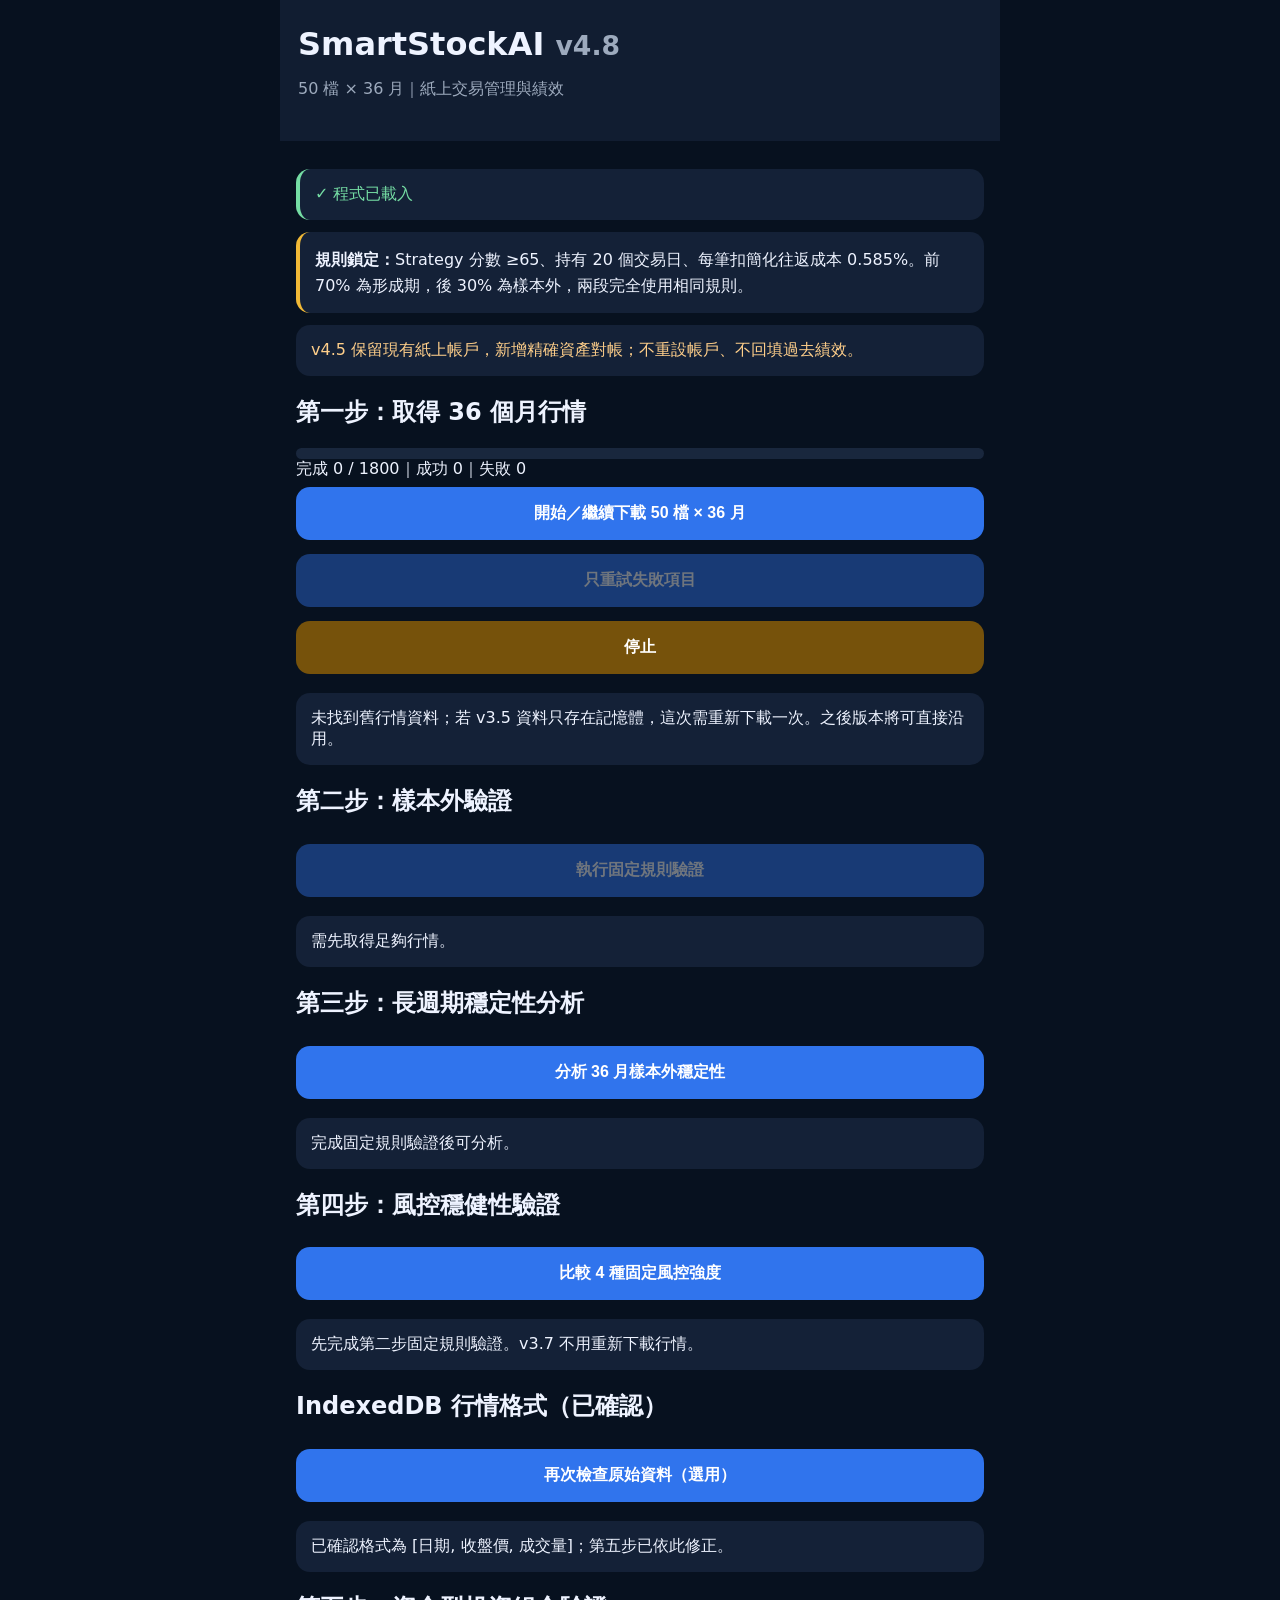
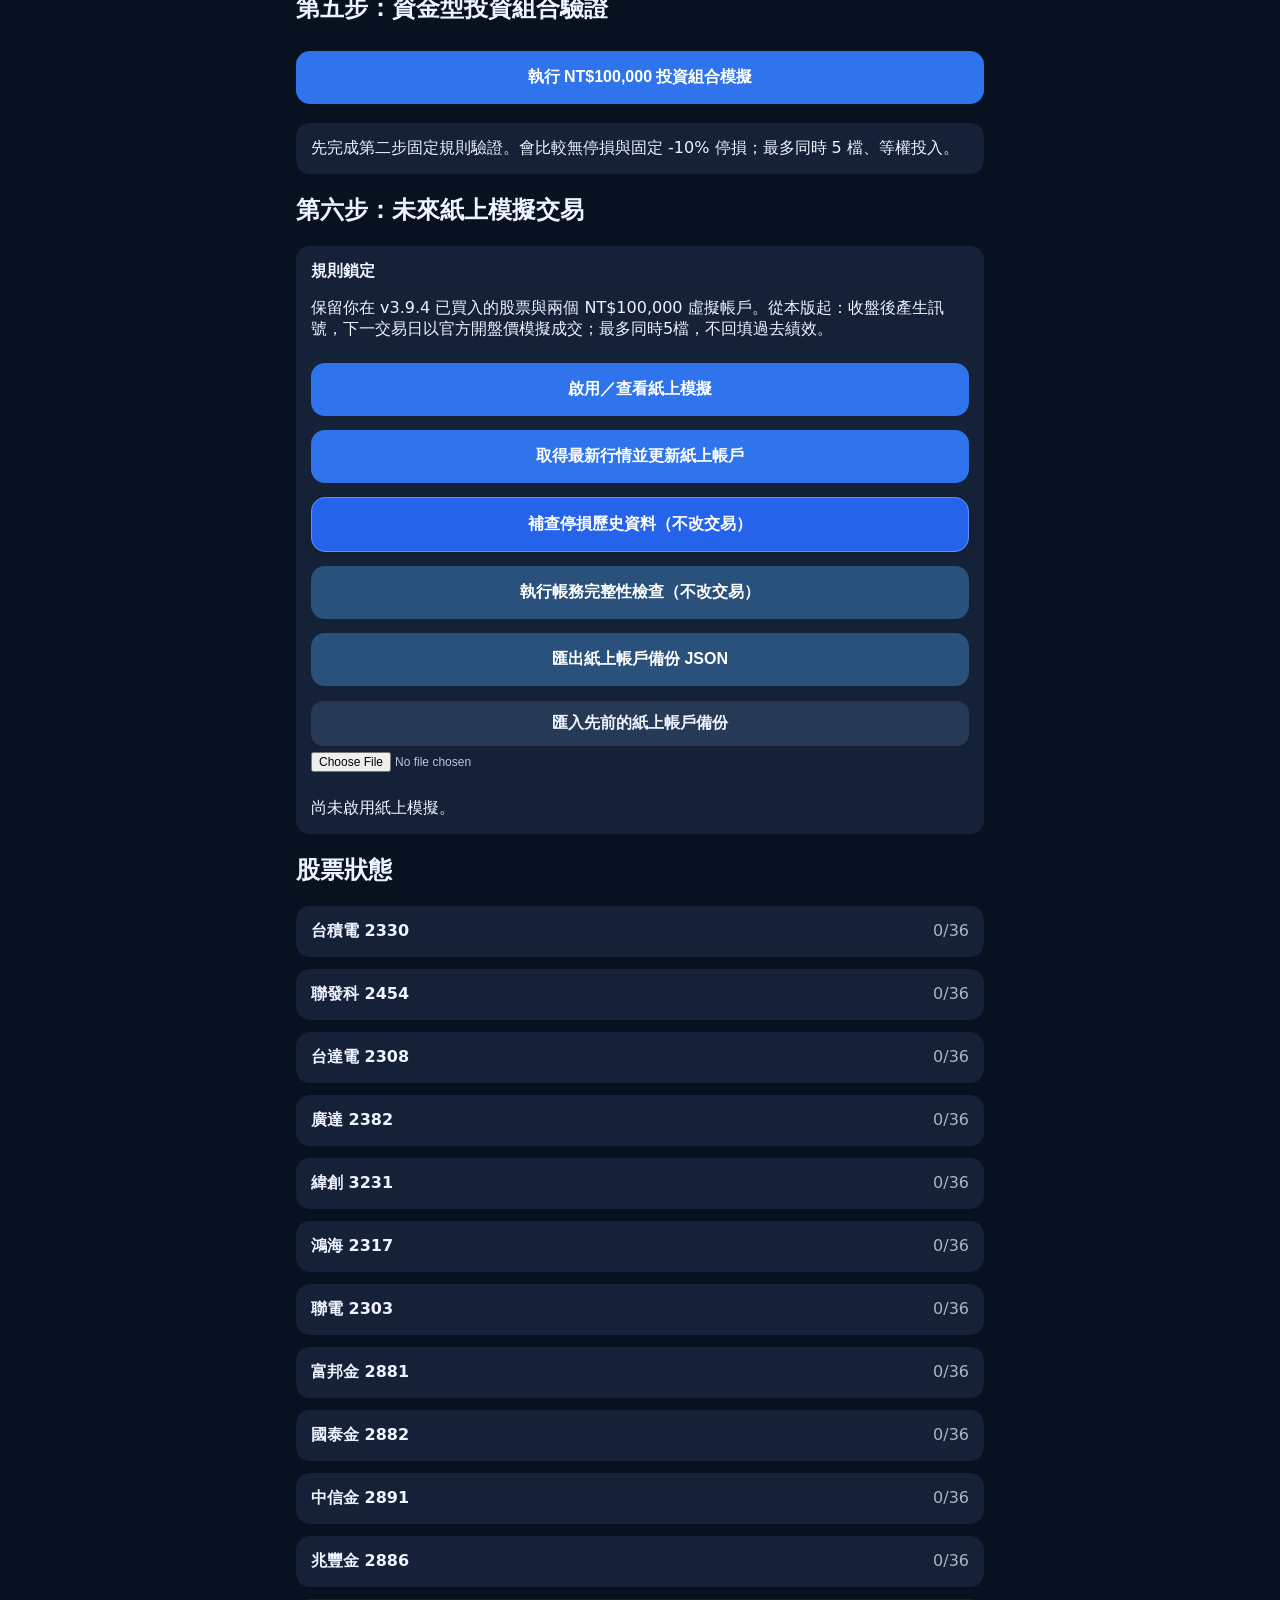
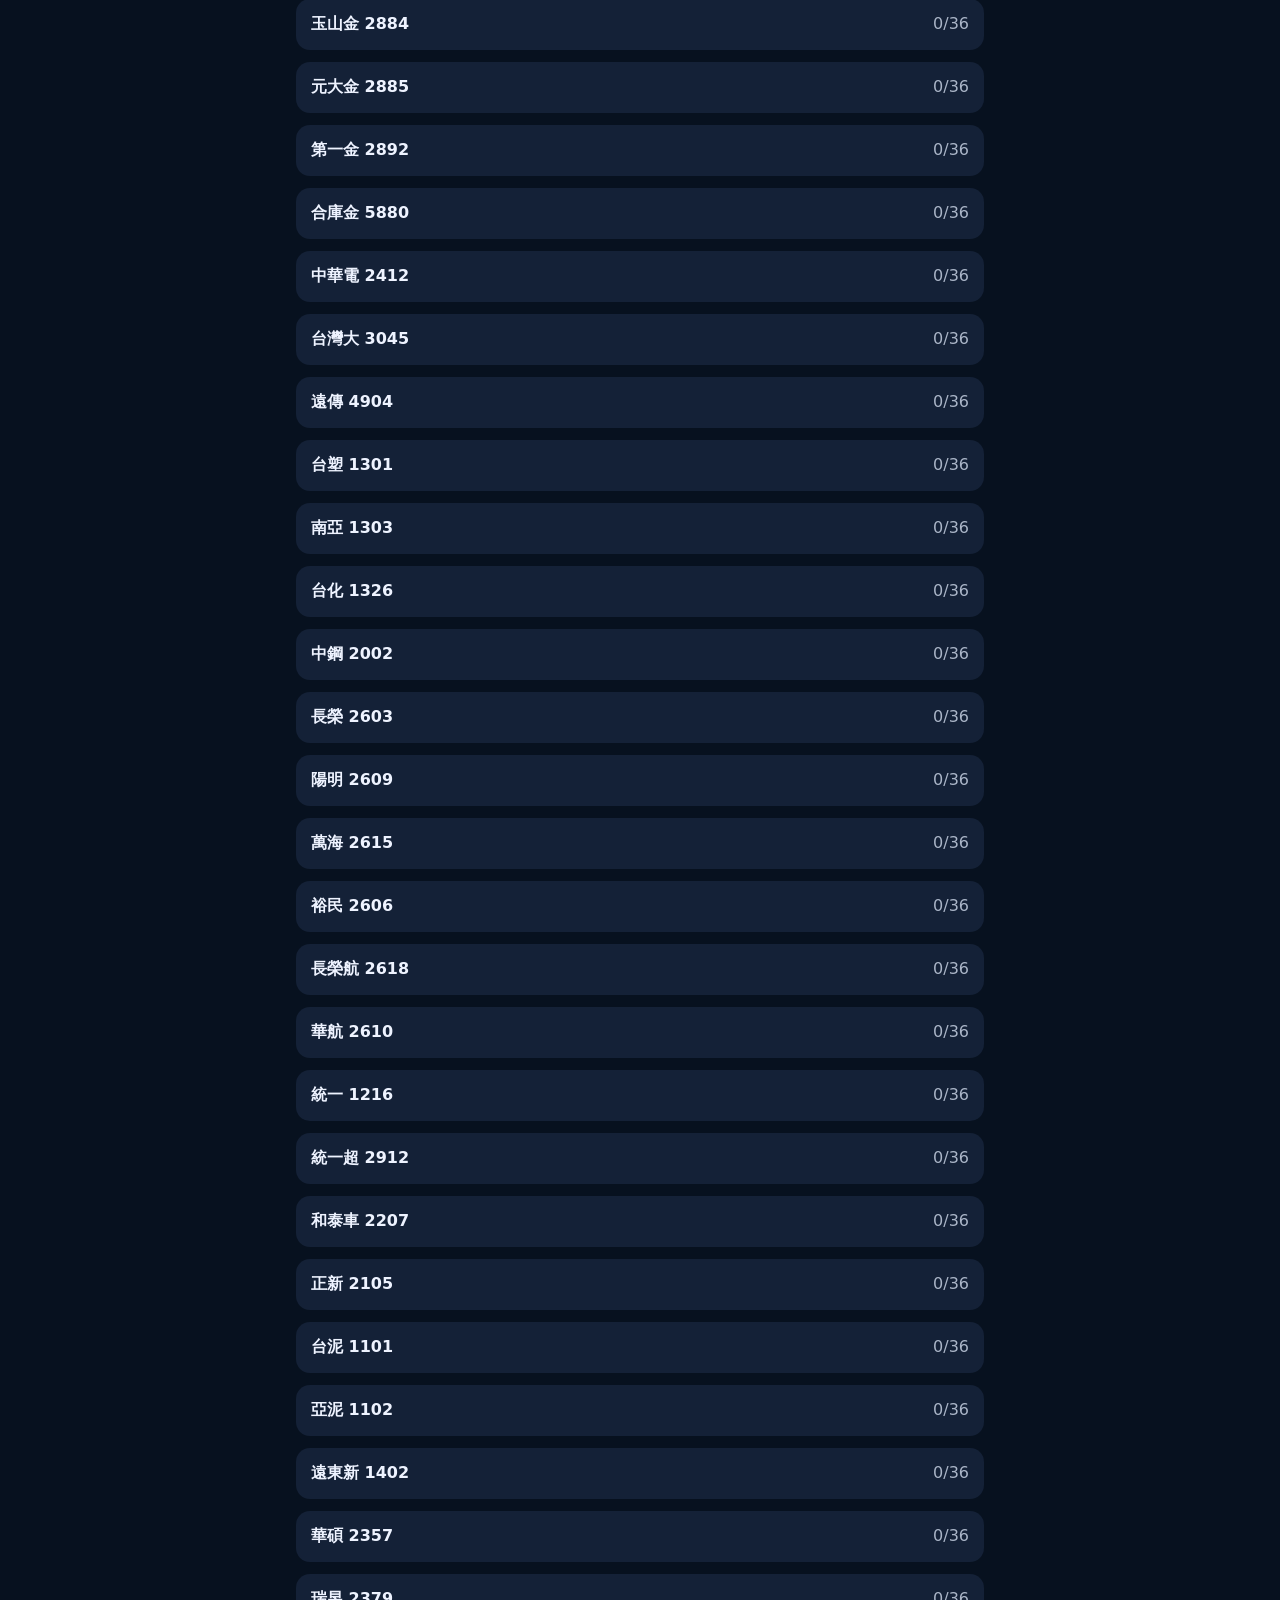
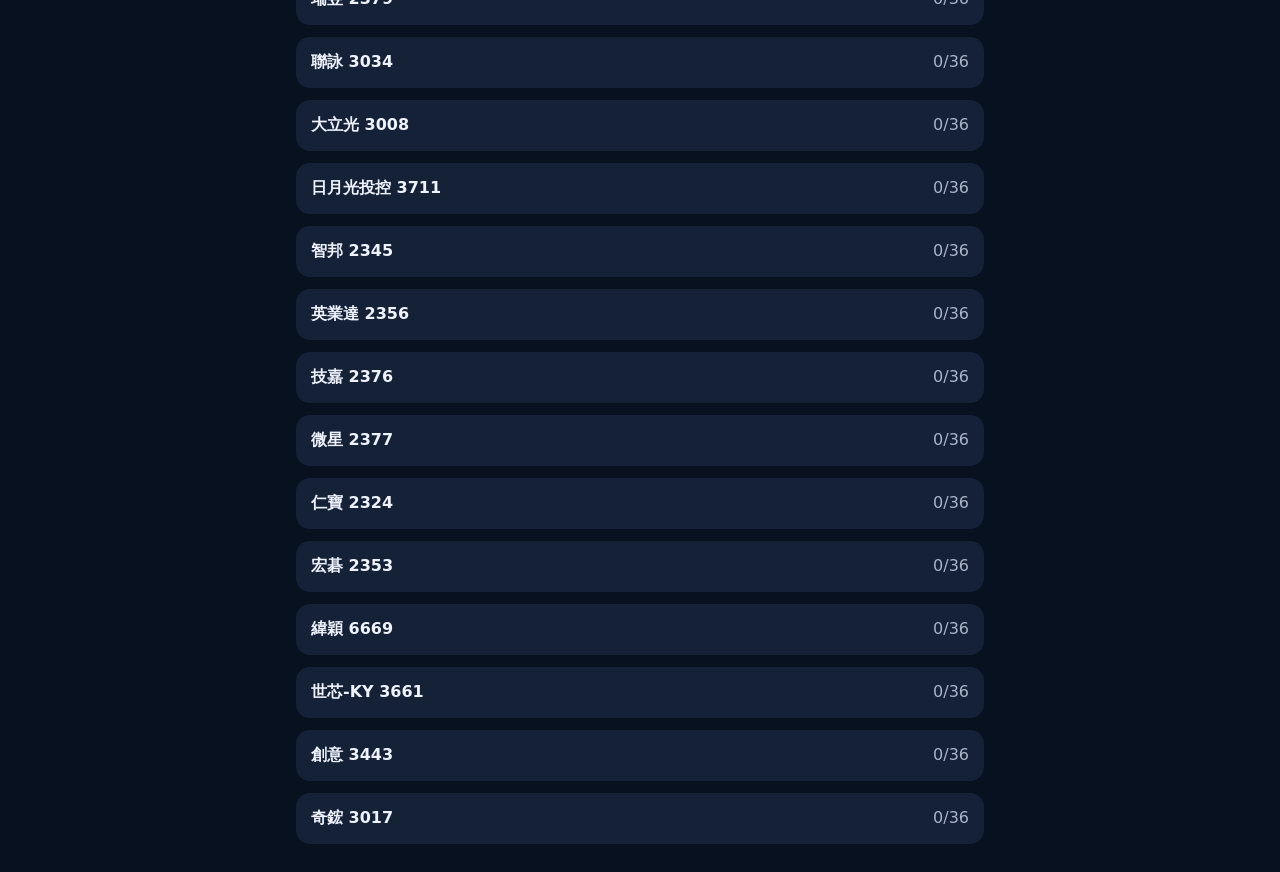
<file: index.html>
<!doctype html><html lang="zh-Hant"><head><meta charset="utf-8"><meta name="viewport" content="width=device-width,initial-scale=1"><title>SmartStockAI v4.8</title><link rel="stylesheet" href="style.css?v=48"></head><body><header><h1>SmartStockAI <small>v4.8</small></h1><p>50 檔 × 36 月｜紙上交易管理與績效</p></header><main><div class="ok">✓ 程式已載入</div><div class="note"><b>規則鎖定：</b>Strategy 分數 ≥65、持有 20 個交易日、每筆扣簡化往返成本 0.585%。前 70% 為形成期，後 30% 為樣本外，兩段完全使用相同規則。</div><div class="warn">v4.5 保留現有紙上帳戶，新增精確資產對帳；不重設帳戶、不回填過去績效。</div><h2>第一步：取得 36 個月行情</h2><div class="meter"><div id="bar"></div></div><div id="summary"></div><button id="start">開始／繼續下載 50 檔 × 36 月</button><button id="retry">只重試失敗項目</button><button id="stop" class="stop">停止</button><div id="work" class="box">等待操作</div><h2>第二步：樣本外驗證</h2><button id="validate">執行固定規則驗證</button><div id="result" class="box">需先取得足夠行情。</div><h2>第三步：長週期穩定性分析</h2><button id="stability">分析 36 月樣本外穩定性</button><div id="stable" class="box">完成固定規則驗證後可分析。</div><h2>第四步：風控穩健性驗證</h2>
<button id="risk">比較 4 種固定風控強度</button>
<div id="riskResult" class="box">先完成第二步固定規則驗證。v3.7 不用重新下載行情。</div><h2>IndexedDB 行情格式（已確認）</h2>
<button id="inspectDB">再次檢查原始資料（選用）</button>
<div id="inspectResult" class="box">已確認格式為 [日期, 收盤價, 成交量]；第五步已依此修正。</div>
<h2>第五步：資金型投資組合驗證</h2>
<button id="portfolio">執行 NT$100,000 投資組合模擬</button>
<div id="portfolioResult" class="box">先完成第二步固定規則驗證。會比較無停損與固定 -10% 停損；最多同時 5 檔、等權投入。</div>
<h2>第六步：未來紙上模擬交易</h2>
<div class="box">
  <b>規則鎖定</b>
  <p>保留你在 v3.9.4 已買入的股票與兩個 NT$100,000 虛擬帳戶。從本版起：收盤後產生訊號，下一交易日以官方開盤價模擬成交；最多同時5檔，不回填過去績效。</p>
  <button id="paperInit">啟用／查看紙上模擬</button>
  <button id="paperRun">取得最新行情並更新紙上帳戶</button>
<button id="paperRepair" class="repairAction">補查停損歷史資料（不改交易）</button>
  <button id="paperIntegrity" class="secondary">執行帳務完整性檢查（不改交易）</button>
  <button id="paperBackup" class="secondary">匯出紙上帳戶備份 JSON</button>
<label class="restoreLabel" for="paperRestore">匯入先前的紙上帳戶備份</label><input id="paperRestore" type="file" accept="application/json,.json">
  <div id="paperResult">尚未啟用紙上模擬。</div>
</div>
<h2>股票狀態</h2><div id="stocks"></div></main><script src="app.js?v=48"></script></body></html>
</file>
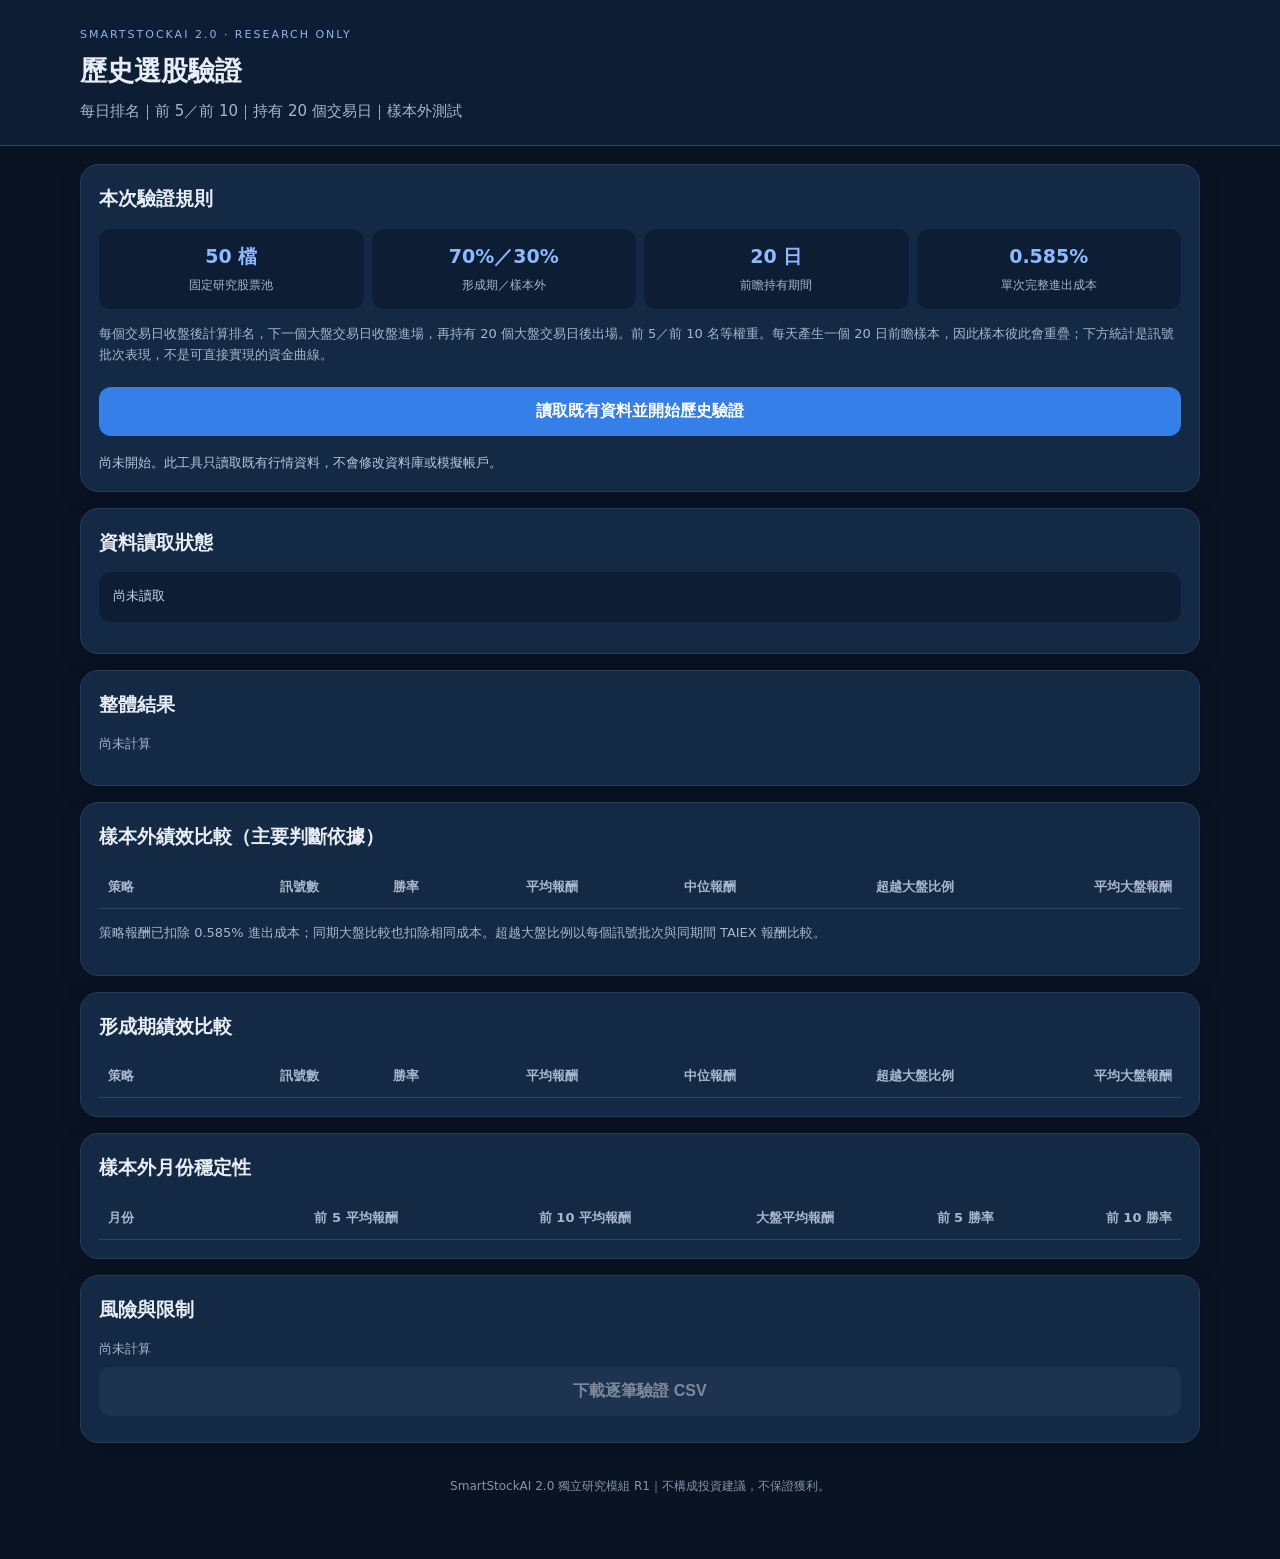
<file: SmartStockAI2_Backtest_R1/index.html>
<!doctype html>
<html lang="zh-Hant">
<head>
<meta charset="utf-8"><meta name="viewport" content="width=device-width,initial-scale=1,viewport-fit=cover">
<meta name="theme-color" content="#0b1424"><title>SmartStockAI 2.0｜歷史選股驗證 R1</title>
<link rel="stylesheet" href="style.css">
</head>
<body>
<header><div class="wrap"><div class="eyebrow">SMARTSTOCKAI 2.0 · RESEARCH ONLY</div><h1>歷史選股驗證</h1><p>每日排名｜前 5／前 10｜持有 20 個交易日｜樣本外測試</p></div></header>
<main class="wrap">
<section class="card intro"><h2>本次驗證規則</h2><div class="rules"><div><b>50 檔</b><span>固定研究股票池</span></div><div><b>70%／30%</b><span>形成期／樣本外</span></div><div><b>20 日</b><span>前瞻持有期間</span></div><div><b>0.585%</b><span>單次完整進出成本</span></div></div><p class="note">每個交易日收盤後計算排名，下一個大盤交易日收盤進場，再持有 20 個大盤交易日後出場。前 5／前 10 名等權重。每天產生一個 20 日前瞻樣本，因此樣本彼此會重疊；下方統計是訊號批次表現，不是可直接實現的資金曲線。</p>
<button id="run">讀取既有資料並開始歷史驗證</button><div id="status" class="status">尚未開始。此工具只讀取既有行情資料，不會修改資料庫或模擬帳戶。</div></section>
<section class="card"><h2>資料讀取狀態</h2><pre id="diagnostics">尚未讀取</pre></section>
<section class="card"><h2>整體結果</h2><p id="splitInfo" class="note">尚未計算</p><div id="summary" class="metrics"></div></section>
<section class="card"><h2>樣本外績效比較（主要判斷依據）</h2><div class="table-scroll"><table><thead><tr><th>策略</th><th>訊號數</th><th>勝率</th><th>平均報酬</th><th>中位報酬</th><th>超越大盤比例</th><th>平均大盤報酬</th></tr></thead><tbody id="oos"></tbody></table></div><p class="note">策略報酬已扣除 0.585% 進出成本；同期大盤比較也扣除相同成本。超越大盤比例以每個訊號批次與同期間 TAIEX 報酬比較。</p></section>
<section class="card"><h2>形成期績效比較</h2><div class="table-scroll"><table><thead><tr><th>策略</th><th>訊號數</th><th>勝率</th><th>平均報酬</th><th>中位報酬</th><th>超越大盤比例</th><th>平均大盤報酬</th></tr></thead><tbody id="formation"></tbody></table></div></section>
<section class="card"><h2>樣本外月份穩定性</h2><div class="table-scroll"><table><thead><tr><th>月份</th><th>前 5 平均報酬</th><th>前 10 平均報酬</th><th>大盤平均報酬</th><th>前 5 勝率</th><th>前 10 勝率</th></tr></thead><tbody id="monthly"></tbody></table></div></section>
<section class="card"><h2>風險與限制</h2><div id="riskNotes" class="note">尚未計算</div><button id="csv" class="secondary" disabled>下載逐筆驗證 CSV</button></section>
<footer>SmartStockAI 2.0 獨立研究模組 R1｜不構成投資建議，不保證獲利。</footer>
</main><script src="app.js"></script>
</body></html>
</file>
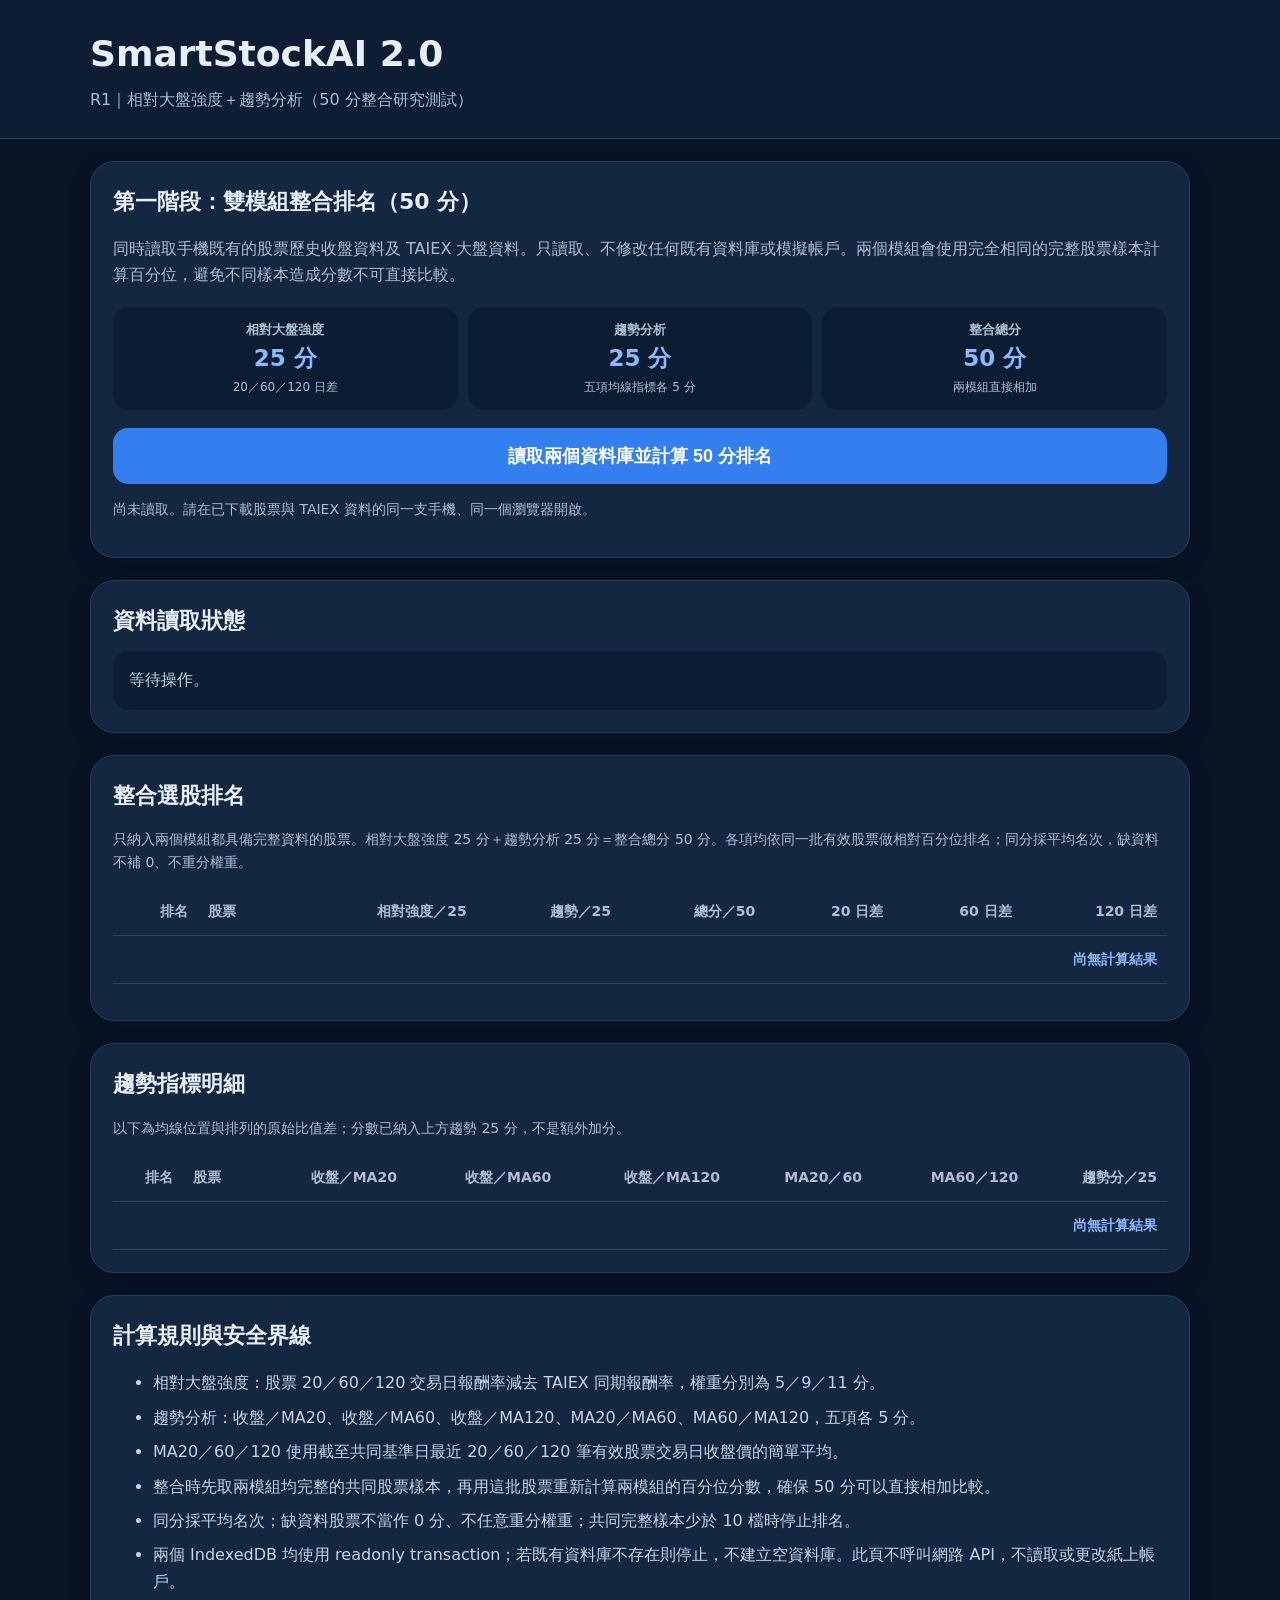
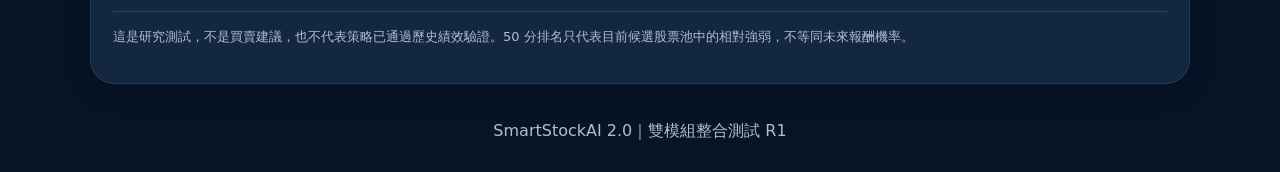
<file: SmartStockAI2_Combined50_Test/index.html>
<!doctype html>
<html lang="zh-Hant">
<head>
<meta charset="utf-8"><meta name="viewport" content="width=device-width, initial-scale=1"><meta name="theme-color" content="#0b1728">
<title>SmartStockAI 2.0｜雙模組 50 分整合測試 R1</title><link rel="stylesheet" href="style.css">
</head>
<body>
<header><div class="wrap"><h1>SmartStockAI 2.0</h1><p>R1｜相對大盤強度＋趨勢分析（50 分整合研究測試）</p></div></header>
<main class="wrap">
<section class="panel">
<h2>第一階段：雙模組整合排名（50 分）</h2>
<p>同時讀取手機既有的股票歷史收盤資料及 TAIEX 大盤資料。只讀取、不修改任何既有資料庫或模擬帳戶。兩個模組會使用完全相同的完整股票樣本計算百分位，避免不同樣本造成分數不可直接比較。</p>
<div class="weights">
<div><b>相對大盤強度</b><strong>25 分</strong><small>20／60／120 日差</small></div>
<div><b>趨勢分析</b><strong>25 分</strong><small>五項均線指標各 5 分</small></div>
<div><b>整合總分</b><strong>50 分</strong><small>兩模組直接相加</small></div>
</div>
<button id="run">讀取兩個資料庫並計算 50 分排名</button>
<p class="hint" id="status">尚未讀取。請在已下載股票與 TAIEX 資料的同一支手機、同一個瀏覽器開啟。</p>
</section>
<section class="panel"><h2>資料讀取狀態</h2><div id="diagnostics" class="message">等待操作。</div></section>
<section class="panel"><h2>整合選股排名</h2>
<p class="hint">只納入兩個模組都具備完整資料的股票。相對大盤強度 25 分＋趨勢分析 25 分＝整合總分 50 分。各項均依同一批有效股票做相對百分位排名；同分採平均名次，缺資料不補 0、不重分權重。</p>
<div class="tableWrap"><table><thead><tr><th>排名</th><th>股票</th><th>相對強度／25</th><th>趨勢／25</th><th>總分／50</th><th>20 日差</th><th>60 日差</th><th>120 日差</th></tr></thead><tbody id="results"><tr><td colspan="8">尚無計算結果</td></tr></tbody></table></div>
<p class="hint" id="footnote"></p></section>
<section class="panel"><h2>趨勢指標明細</h2><p class="hint">以下為均線位置與排列的原始比值差；分數已納入上方趨勢 25 分，不是額外加分。</p>
<div class="tableWrap"><table><thead><tr><th>排名</th><th>股票</th><th>收盤／MA20</th><th>收盤／MA60</th><th>收盤／MA120</th><th>MA20／60</th><th>MA60／120</th><th>趨勢分／25</th></tr></thead><tbody id="trendResults"><tr><td colspan="8">尚無計算結果</td></tr></tbody></table></div></section>
<section class="panel"><h2>計算規則與安全界線</h2><ul>
<li>相對大盤強度：股票 20／60／120 交易日報酬率減去 TAIEX 同期報酬率，權重分別為 5／9／11 分。</li>
<li>趨勢分析：收盤／MA20、收盤／MA60、收盤／MA120、MA20／MA60、MA60／MA120，五項各 5 分。</li>
<li>MA20／60／120 使用截至共同基準日最近 20／60／120 筆有效股票交易日收盤價的簡單平均。</li>
<li>整合時先取兩模組均完整的共同股票樣本，再用這批股票重新計算兩模組的百分位分數，確保 50 分可以直接相加比較。</li>
<li>同分採平均名次；缺資料股票不當作 0 分、不任意重分權重；共同完整樣本少於 10 檔時停止排名。</li>
<li>兩個 IndexedDB 均使用 readonly transaction；若既有資料庫不存在則停止，不建立空資料庫。此頁不呼叫網路 API，不讀取或更改紙上帳戶。</li>
</ul><p class="disclaimer">這是研究測試，不是買賣建議，也不代表策略已通過歷史績效驗證。50 分排名只代表目前候選股票池中的相對強弱，不等同未來報酬機率。</p></section>
</main><footer>SmartStockAI 2.0｜雙模組整合測試 R1</footer><script src="app.js"></script>
</body></html>
</file>
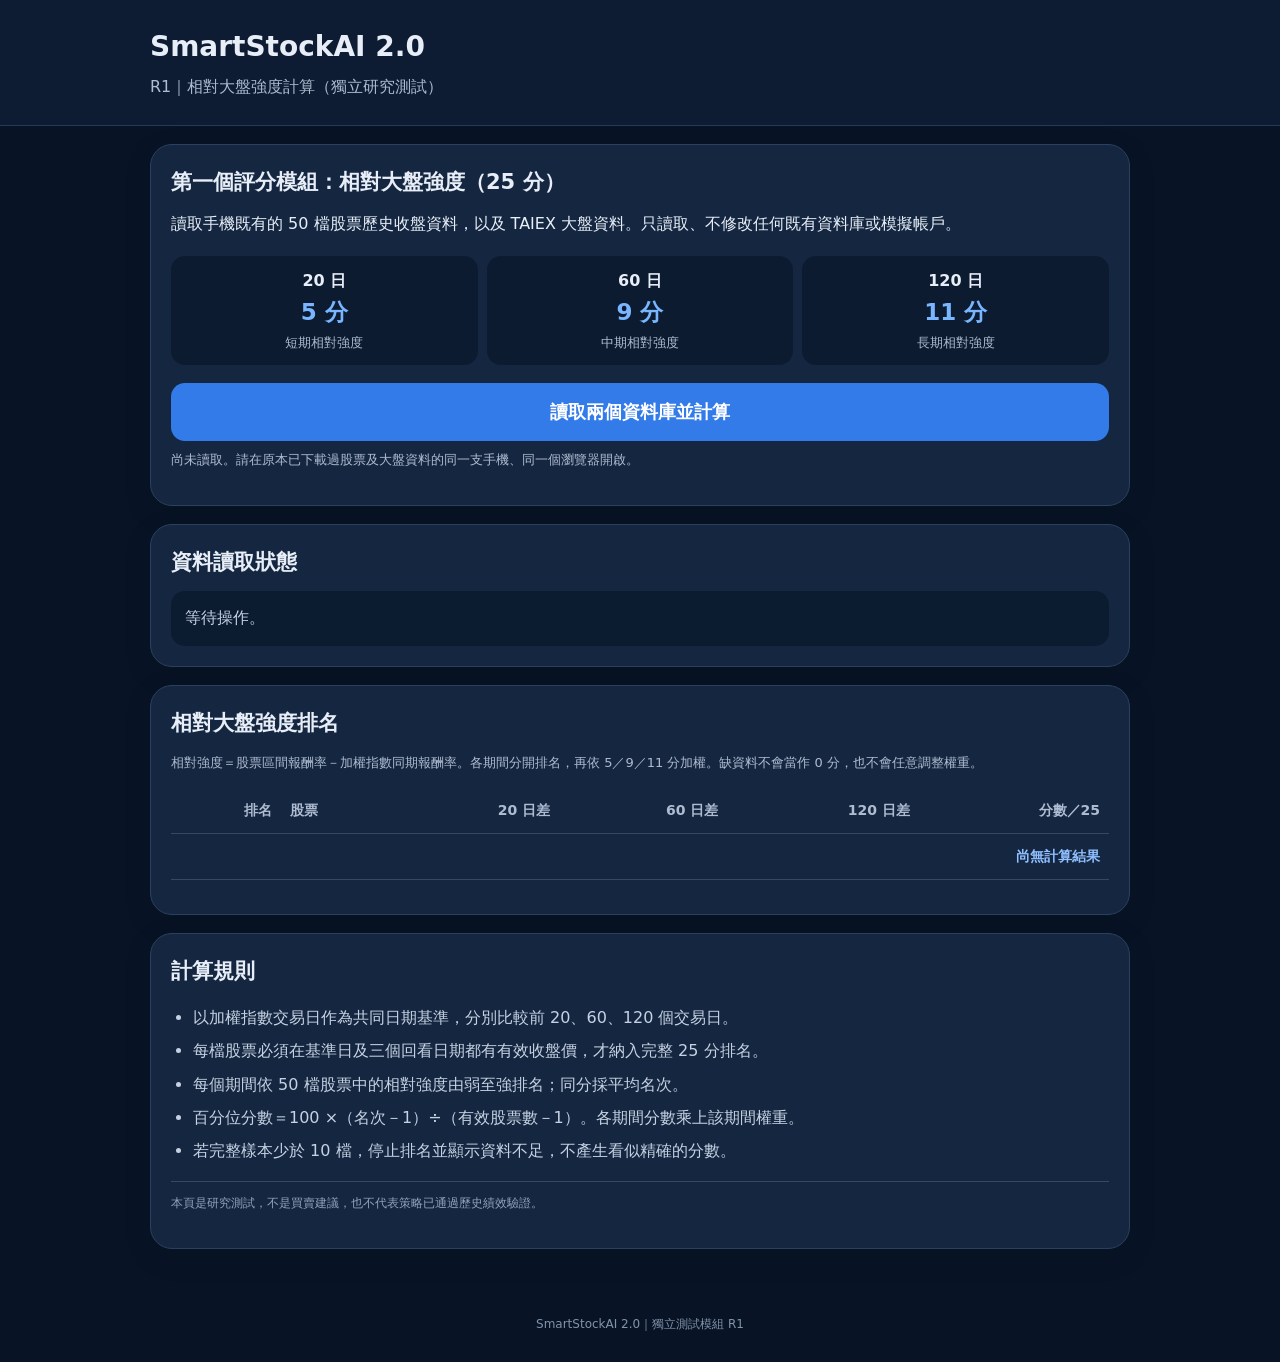
<file: SmartStockAI2_RS_Test/index.html>
<!doctype html>
<html lang="zh-Hant">
<head>
<meta charset="utf-8">
<meta name="viewport" content="width=device-width, initial-scale=1">
<meta name="theme-color" content="#0b1728">
<title>SmartStockAI 2.0｜相對大盤強度測試</title>
<link rel="stylesheet" href="style.css">
</head>
<body>
<header>
  <div class="wrap">
    <h1>SmartStockAI 2.0</h1>
    <p>R1｜相對大盤強度計算（獨立研究測試）</p>
  </div>
</header>
<main class="wrap">
  <section class="panel">
    <h2>第一個評分模組：相對大盤強度（25 分）</h2>
    <p>讀取手機既有的 50 檔股票歷史收盤資料，以及 TAIEX 大盤資料。只讀取、不修改任何既有資料庫或模擬帳戶。</p>
    <div class="weights">
      <div><b>20 日</b><strong>5 分</strong><small>短期相對強度</small></div>
      <div><b>60 日</b><strong>9 分</strong><small>中期相對強度</small></div>
      <div><b>120 日</b><strong>11 分</strong><small>長期相對強度</small></div>
    </div>
    <button id="run">讀取兩個資料庫並計算</button>
    <p class="hint" id="status">尚未讀取。請在原本已下載過股票及大盤資料的同一支手機、同一個瀏覽器開啟。</p>
  </section>

  <section class="panel">
    <h2>資料讀取狀態</h2>
    <div id="diagnostics" class="message">等待操作。</div>
  </section>

  <section class="panel">
    <h2>相對大盤強度排名</h2>
    <p class="hint">相對強度＝股票區間報酬率－加權指數同期報酬率。各期間分開排名，再依 5／9／11 分加權。缺資料不會當作 0 分，也不會任意調整權重。</p>
    <div class="tableWrap">
      <table>
        <thead><tr><th>排名</th><th>股票</th><th>20 日差</th><th>60 日差</th><th>120 日差</th><th>分數／25</th></tr></thead>
        <tbody id="results"><tr><td colspan="6">尚無計算結果</td></tr></tbody>
      </table>
    </div>
    <p class="hint" id="footnote"></p>
  </section>
  <section class="panel">
    <h2>計算規則</h2>
    <ul>
      <li>以加權指數交易日作為共同日期基準，分別比較前 20、60、120 個交易日。</li>
      <li>每檔股票必須在基準日及三個回看日期都有有效收盤價，才納入完整 25 分排名。</li>
      <li>每個期間依 50 檔股票中的相對強度由弱至強排名；同分採平均名次。</li>
      <li>百分位分數＝100 ×（名次－1）÷（有效股票數－1）。各期間分數乘上該期間權重。</li>
      <li>若完整樣本少於 10 檔，停止排名並顯示資料不足，不產生看似精確的分數。</li>
    </ul>
    <p class="disclaimer">本頁是研究測試，不是買賣建議，也不代表策略已通過歷史績效驗證。</p>
  </section>
</main>
<footer>SmartStockAI 2.0｜獨立測試模組 R1</footer>
<script src="app.js"></script>
</body>
</html>
</file>
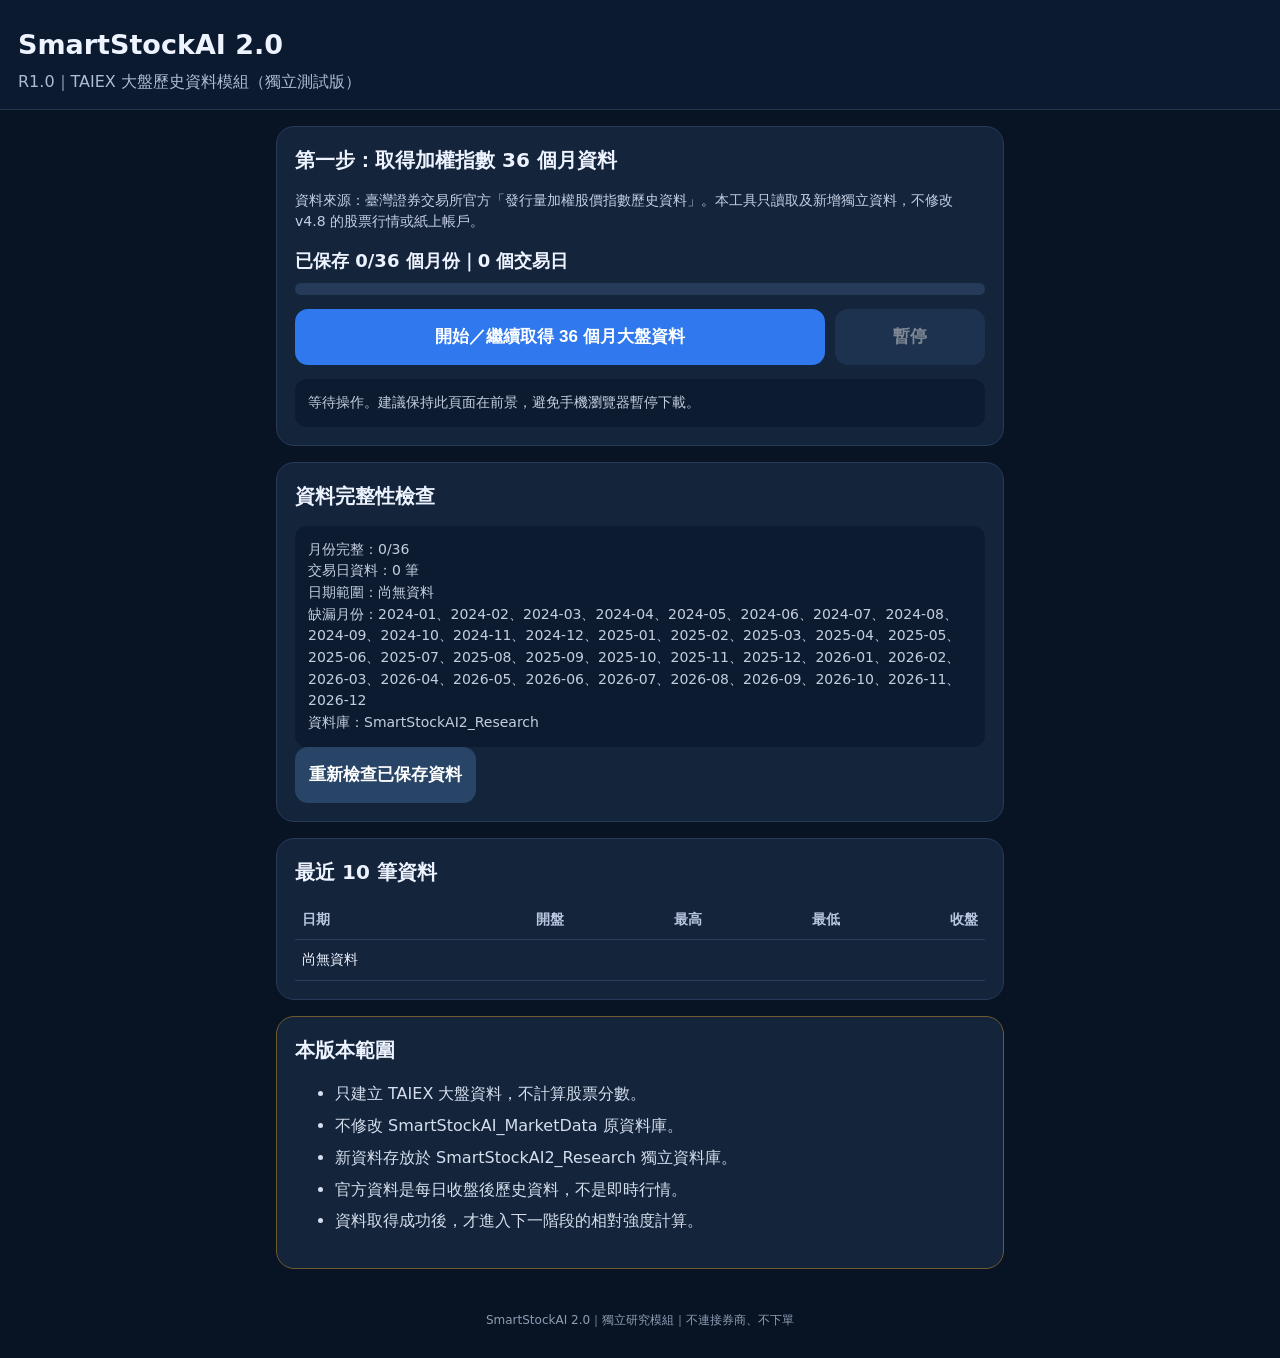
<file: SmartStockAI2_TAIEX_Test/index.html>
<!doctype html>
<html lang="zh-Hant">
<head>
<meta charset="utf-8">
<meta name="viewport" content="width=device-width,initial-scale=1,viewport-fit=cover">
<meta name="theme-color" content="#081323">
<title>SmartStockAI 2.0｜大盤資料模組測試</title>
<link rel="stylesheet" href="style.css">
</head>
<body>
<header>
  <h1>SmartStockAI 2.0</h1>
  <p>R1.0｜TAIEX 大盤歷史資料模組（獨立測試版）</p>
</header>
<main>
  <section class="panel">
    <h2>第一步：取得加權指數 36 個月資料</h2>
    <p class="note">資料來源：臺灣證券交易所官方「發行量加權股價指數歷史資料」。本工具只讀取及新增獨立資料，不修改 v4.8 的股票行情或紙上帳戶。</p>
    <div class="summary" id="summary">尚未開始檢查</div>
    <div class="progress"><div id="bar"></div></div>
    <div class="actions">
      <button id="start">開始／繼續取得 36 個月大盤資料</button>
      <button id="stop" class="secondary" disabled>暫停</button>
    </div>
    <div id="status" class="status">等待操作。建議保持此頁面在前景，避免手機瀏覽器暫停下載。</div>
  </section>

  <section class="panel">
    <h2>資料完整性檢查</h2>
    <div id="audit" class="status">取得資料後，這裡會顯示月份數、交易日數、日期範圍及缺漏月份。</div>
    <button id="auditBtn" class="secondary">重新檢查已保存資料</button>
  </section>

  <section class="panel">
    <h2>最近 10 筆資料</h2>
    <div class="tableWrap">
      <table>
        <thead><tr><th>日期</th><th>開盤</th><th>最高</th><th>最低</th><th>收盤</th></tr></thead>
        <tbody id="recent"><tr><td colspan="5">尚無資料</td></tr></tbody>
      </table>
    </div>
  </section>

  <section class="panel warning">
    <h2>本版本範圍</h2>
    <ul>
      <li>只建立 TAIEX 大盤資料，不計算股票分數。</li>
      <li>不修改 SmartStockAI_MarketData 原資料庫。</li>
      <li>新資料存放於 SmartStockAI2_Research 獨立資料庫。</li>
      <li>官方資料是每日收盤後歷史資料，不是即時行情。</li>
      <li>資料取得成功後，才進入下一階段的相對強度計算。</li>
    </ul>
  </section>
</main>
<footer>SmartStockAI 2.0｜獨立研究模組｜不連接券商、不下單</footer>
<script src="app.js"></script>
</body>
</html>
</file>
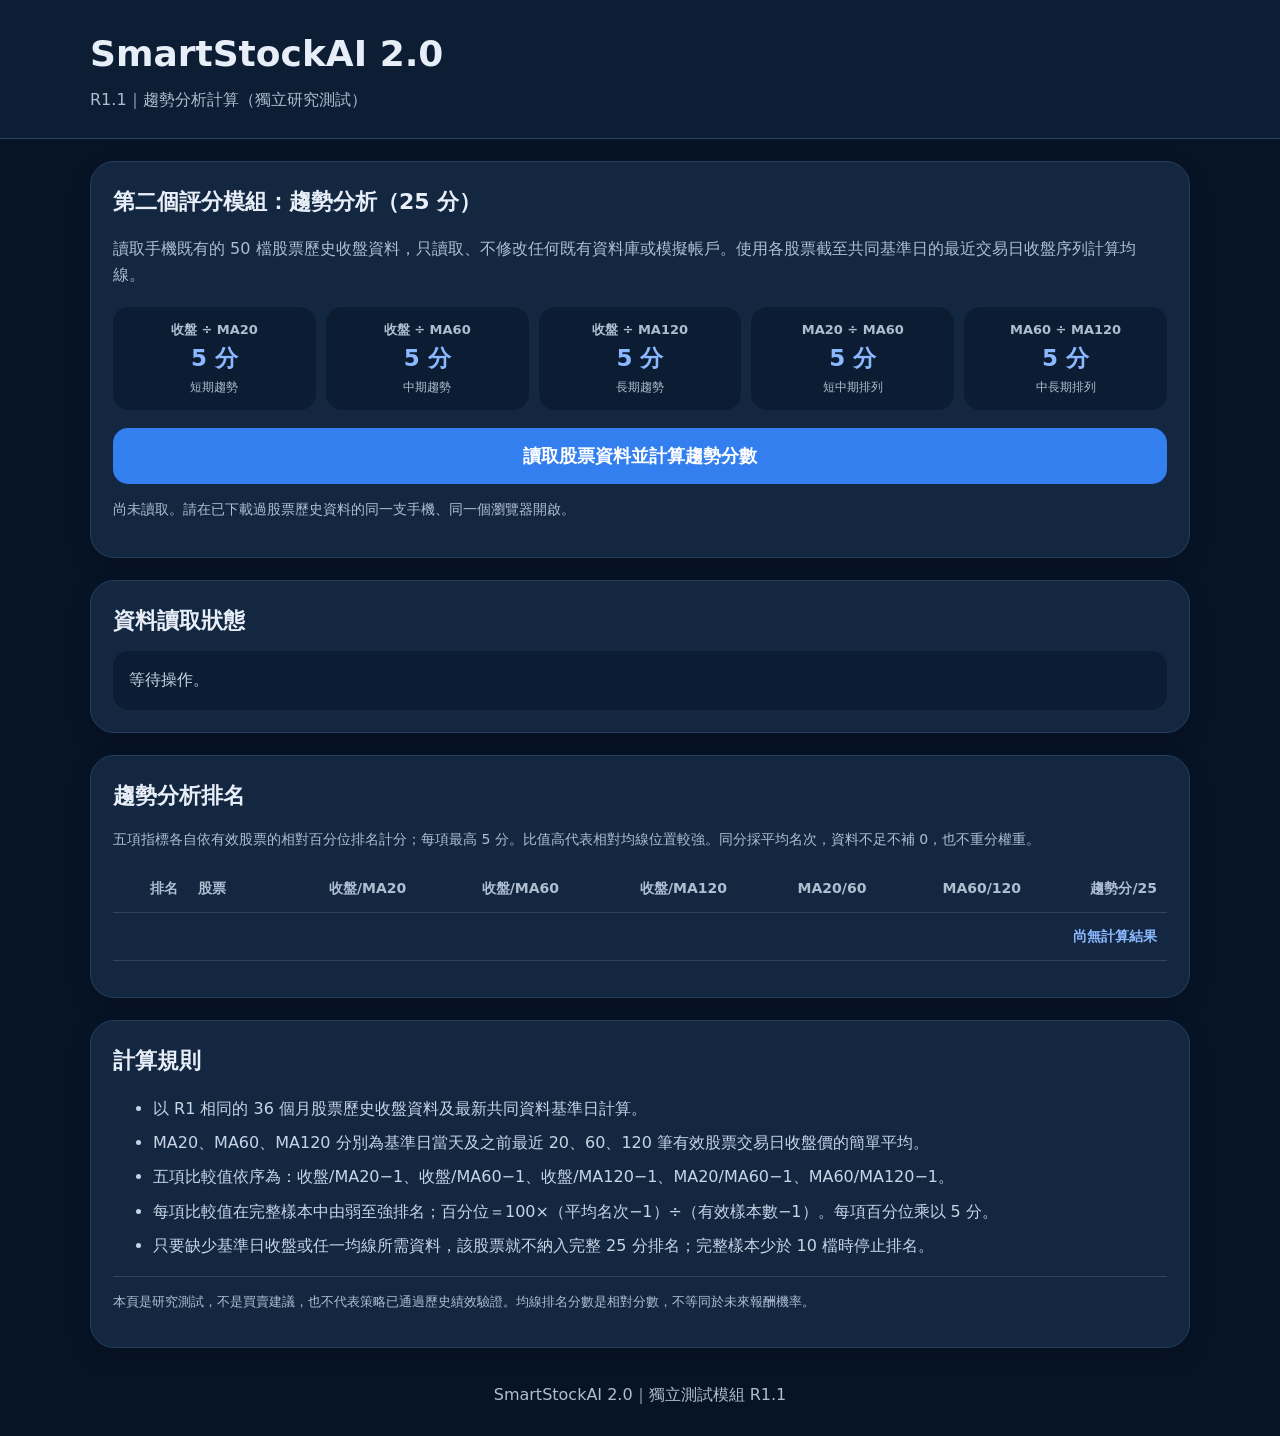
<file: SmartStockAI2_Trend_Test/index.html>
<!doctype html>
<html lang="zh-Hant">
<head>
<meta charset="utf-8"><meta name="viewport" content="width=device-width, initial-scale=1"><meta name="theme-color" content="#0b1728">
<title>SmartStockAI 2.0｜趨勢分析測試 R1.1</title><link rel="stylesheet" href="style.css">
</head>
<body>
<header><div class="wrap"><h1>SmartStockAI 2.0</h1><p>R1.1｜趨勢分析計算（獨立研究測試）</p></div></header>
<main class="wrap">
<section class="panel">
<h2>第二個評分模組：趨勢分析（25 分）</h2>
<p>讀取手機既有的 50 檔股票歷史收盤資料，只讀取、不修改任何既有資料庫或模擬帳戶。使用各股票截至共同基準日的最近交易日收盤序列計算均線。</p>
<div class="weights">
<div><b>收盤 ÷ MA20</b><strong>5 分</strong><small>短期趨勢</small></div>
<div><b>收盤 ÷ MA60</b><strong>5 分</strong><small>中期趨勢</small></div>
<div><b>收盤 ÷ MA120</b><strong>5 分</strong><small>長期趨勢</small></div>
<div><b>MA20 ÷ MA60</b><strong>5 分</strong><small>短中期排列</small></div>
<div><b>MA60 ÷ MA120</b><strong>5 分</strong><small>中長期排列</small></div>
</div>
<button id="run">讀取股票資料並計算趨勢分數</button>
<p class="hint" id="status">尚未讀取。請在已下載過股票歷史資料的同一支手機、同一個瀏覽器開啟。</p>
</section>
<section class="panel"><h2>資料讀取狀態</h2><div id="diagnostics" class="message">等待操作。</div></section>
<section class="panel"><h2>趨勢分析排名</h2>
<p class="hint">五項指標各自依有效股票的相對百分位排名計分；每項最高 5 分。比值高代表相對均線位置較強。同分採平均名次，資料不足不補 0，也不重分權重。</p>
<div class="tableWrap"><table><thead><tr><th>排名</th><th>股票</th><th>收盤/MA20</th><th>收盤/MA60</th><th>收盤/MA120</th><th>MA20/60</th><th>MA60/120</th><th>趨勢分/25</th></tr></thead><tbody id="results"><tr><td colspan="8">尚無計算結果</td></tr></tbody></table></div>
<p class="hint" id="footnote"></p></section>
<section class="panel"><h2>計算規則</h2><ul>
<li>以 R1 相同的 36 個月股票歷史收盤資料及最新共同資料基準日計算。</li>
<li>MA20、MA60、MA120 分別為基準日當天及之前最近 20、60、120 筆有效股票交易日收盤價的簡單平均。</li>
<li>五項比較值依序為：收盤/MA20−1、收盤/MA60−1、收盤/MA120−1、MA20/MA60−1、MA60/MA120−1。</li>
<li>每項比較值在完整樣本中由弱至強排名；百分位＝100×（平均名次−1）÷（有效樣本數−1）。每項百分位乘以 5 分。</li>
<li>只要缺少基準日收盤或任一均線所需資料，該股票就不納入完整 25 分排名；完整樣本少於 10 檔時停止排名。</li>
</ul><p class="disclaimer">本頁是研究測試，不是買賣建議，也不代表策略已通過歷史績效驗證。均線排名分數是相對分數，不等同於未來報酬機率。</p></section>
</main><footer>SmartStockAI 2.0｜獨立測試模組 R1.1</footer><script src="app.js"></script>
</body></html>
</file>
<file: style.css>
*{box-sizing:border-box}body{margin:0;background:#07111f;color:#eef3ff;font-family:system-ui,sans-serif}header,main{max-width:720px;margin:auto}header{padding:25px 18px;background:#111d31}h1{margin:0}small,header p,.foot{color:#9daabd}main{padding:16px}.ok,.note,.warn,.box,.card,.mini{background:#142137;border-radius:14px;padding:15px;margin:12px 0}.ok{color:#75dda4;border-left:4px solid #75dda4}.note{border-left:4px solid #f1b936;line-height:1.6}.warn{color:#ffcf8a}.meter{height:11px;background:#19273d;border-radius:10px;overflow:hidden}.meter div{height:100%;background:#3478ef}.card,.mini{display:flex;justify-content:space-between;gap:10px}.card span,.mini span{color:#aab5c7;text-align:right}button{width:100%;border:0;border-radius:14px;padding:16px;margin:7px 0;background:#3074ed;color:#fff;font-weight:800;font-size:16px}button:disabled{opacity:.42}.stop{background:#76520b}.grid{display:grid;grid-template-columns:1fr 1fr;gap:10px}.grid div{background:#0e1a2d;border-radius:12px;padding:13px}.grid b{display:block;font-size:24px}.grid small{color:#9daabd}
.compare{display:grid;grid-template-columns:1fr 1fr;gap:10px;margin:12px 0}
.compare>div{background:#0e1a2d;border-radius:12px;padding:14px}
.compare h4{margin:0 0 10px;color:#aab5c7}
.compare b,.compare span{display:block;margin:5px 0}
@media(max-width:430px){.compare{grid-template-columns:1fr 1fr}.compare b{font-size:17px}}

.riskTable{display:grid;grid-template-columns:1.05fr .7fr .9fr .9fr 1.25fr;gap:1px;background:#26354b;border-radius:10px;overflow:hidden;margin:12px 0;font-size:13px}
.riskTable>div{background:#101d31;padding:10px 5px;text-align:center}
.riskTable .rh{font-weight:700;color:#aab7ca;background:#17263d}
@media(max-width:430px){.riskTable{font-size:11px}.riskTable>div{padding:9px 2px}}

#portfolioResult .compare{margin-top:12px}
#portfolioResult .compare span{font-size:13px;color:#c2ccda}

#paperResult{margin-top:14px}#paperResult .compare{margin-top:10px}

/* v4 paper trade management */
.paperTable{width:100%;border-collapse:collapse;white-space:nowrap;font-size:12px}
.paperTable th,.paperTable td{padding:10px 8px;border-bottom:1px solid #2d3d53;text-align:left}
.paperTable th{color:#b2c9e8;background:#1d304a}
.tableScroll{max-width:100%;overflow-x:auto;border-radius:10px;border:1px solid #253851;margin:8px 0 14px}
.gain{color:#8de1b7}.loss{color:#ffb3ad}
.paperChart{width:100%;display:block;background:#101e32;border-radius:10px;margin:8px 0}
.paperDates{font-size:12px;color:#a8b6cc}
.statusText{white-space:pre-wrap;overflow-wrap:anywhere;background:#10243b;border-radius:9px;padding:12px}
.restoreLabel{display:block;background:#263955;border-radius:12px;padding:12px;text-align:center;font-weight:700;margin-top:8px}
#paperRestore{margin:6px 0 12px;width:100%;font-size:12px;color:#b5c9e2}
button.secondary{background:#29517b}
.accountSummary b{font-size:19px}
@media(max-width:420px){.compare{gap:7px}.compare>div{padding:11px}.compare span{font-size:12px;overflow-wrap:anywhere}}

/* v4.6: make the history-repair action clearly available */
button.repairAction{background:#2563eb;color:#fff;border:1px solid #5b91ff;font-weight:700;box-shadow:0 2px 8px #0002}
button.repairAction:disabled{opacity:.72;cursor:wait}

.integrityList{margin-top:12px;display:grid;gap:7px}.integrityList .mini{border:1px solid #29405a;border-radius:9px;padding:9px;background:#0d1b2d}.integrityList .mini b{display:block;margin-bottom:4px}
</file>
<file: SmartStockAI2_Backtest_R1/style.css>
:root{color-scheme:dark;--bg:#091322;--panel:#142943;--panel2:#0d1e34;--line:#30445f;--txt:#e8eef8;--muted:#a7b7cd;--blue:#347fe8;--green:#69d1a6;--red:#f08b9b}*{box-sizing:border-box}body{margin:0;background:var(--bg);color:var(--txt);font:15px/1.65 system-ui,-apple-system,"Noto Sans TC",sans-serif}header{padding:26px 0 22px;background:#0d1d33;border-bottom:1px solid var(--line)}.wrap{width:min(1120px,calc(100% - 28px));margin:auto}.eyebrow{font-size:11px;letter-spacing:2px;color:#8fb6ed}h1{font-size:27px;margin:5px 0}header p{margin:0;color:var(--muted)}main{padding:18px 0 44px}.card{background:var(--panel);border:1px solid #253d5b;border-radius:18px;padding:18px;margin:0 0 16px;box-shadow:0 8px 24px #0002}.card h2{font-size:19px;margin:0 0 12px}.rules{display:grid;grid-template-columns:repeat(4,1fr);gap:8px;margin:14px 0}.rules div{background:var(--panel2);border-radius:12px;padding:12px;text-align:center}.rules b{display:block;font-size:19px;color:#8dbaff}.rules span{font-size:12px;color:var(--muted)}.note{font-size:13px;color:var(--muted)}button{border:0;border-radius:12px;background:var(--blue);color:white;font-weight:700;font-size:16px;padding:14px 18px;width:100%;margin:8px 0;cursor:pointer}button:disabled{opacity:.45}.secondary{background:#28415f}.status{white-space:pre-wrap;font-size:13px;color:#b9c8dc;margin-top:8px}pre{white-space:pre-wrap;overflow-wrap:anywhere;background:var(--panel2);padding:14px;border-radius:12px;color:#c6d5e8;font:13px/1.7 ui-monospace,monospace}.metrics{display:grid;grid-template-columns:repeat(3,1fr);gap:9px}.metric{background:var(--panel2);border-radius:12px;padding:12px}.metric b{display:block;font-size:20px}.metric span{color:var(--muted);font-size:12px}.table-scroll{overflow:auto}table{width:100%;border-collapse:collapse;min-width:650px;font-size:13px}th,td{padding:11px 9px;text-align:right;border-bottom:1px solid var(--line);white-space:nowrap}th:first-child,td:first-child{text-align:left}th{color:var(--muted);font-weight:600}.positive{color:var(--green)}.negative{color:var(--red)}footer{text-align:center;color:#8395ad;font-size:12px;padding:18px 0}@media(max-width:560px){.rules{grid-template-columns:repeat(2,1fr)}.metrics{grid-template-columns:repeat(2,1fr)}.card{padding:15px}.wrap{width:calc(100% - 20px)}}
</file>
<file: SmartStockAI2_Combined50_Test/style.css>
:root{color-scheme:dark;--bg:#071426;--panel:#142740;--panel2:#0c1d33;--line:#31445e;--text:#e7eef8;--muted:#aebdd0;--blue:#347ff0;--green:#65d2a7;--red:#ef8e99}
*{box-sizing:border-box}body{margin:0;background:var(--bg);color:var(--text);font-family:system-ui,-apple-system,"Noto Sans TC",sans-serif;line-height:1.65}header{background:#0d1d34;border-bottom:1px solid var(--line);padding:24px 0}.wrap{width:min(1100px,calc(100% - 28px));margin:auto}h1{font-size:clamp(25px,5vw,36px);margin:0}header p{color:var(--muted);margin:4px 0 0}.panel{background:var(--panel);border:1px solid #263d5a;border-radius:24px;padding:22px;margin:22px 0;box-shadow:0 8px 24px #0002}.panel h2{font-size:22px;margin:0 0 12px}.panel p{color:var(--muted)}.weights{display:grid;grid-template-columns:repeat(auto-fit,minmax(145px,1fr));gap:10px;margin:18px 0}.weights div{background:var(--panel2);border-radius:16px;padding:12px;text-align:center}.weights b,.weights strong,.weights small{display:block}.weights b{font-size:13px;color:var(--muted)}.weights strong{font-size:23px;color:#8bb8ff}.weights small{font-size:12px;color:var(--muted)}button{width:100%;border:0;border-radius:15px;background:var(--blue);color:white;font-weight:700;font-size:18px;padding:16px;cursor:pointer}button:disabled{opacity:.55}.hint{font-size:14px}.message{white-space:pre-wrap;overflow-wrap:anywhere;background:var(--panel2);padding:16px;border-radius:16px;color:#c7d4e5}.tableWrap{overflow-x:auto}table{border-collapse:collapse;width:100%;min-width:850px;font-size:14px}th,td{padding:12px 10px;border-bottom:1px solid var(--line);text-align:right;white-space:nowrap}th:nth-child(2),td:nth-child(2){text-align:left}th{color:var(--muted)}td:first-child{color:#8bb8ff;font-weight:700}.positive{color:var(--green)}.negative{color:var(--red)}li{margin:8px 0;color:#c7d4e5}.disclaimer{font-size:13px;border-top:1px solid var(--line);padding-top:14px}footer{text-align:center;color:var(--muted);padding:12px 0 28px}@media(max-width:520px){.panel{padding:17px}.panel h2{font-size:19px}}
</file>
<file: SmartStockAI2_RS_Test/style.css>
*{box-sizing:border-box}
:root{color-scheme:dark}
body{margin:0;background:#081426;color:#e8eef8;font-family:system-ui,-apple-system,"Noto Sans TC",sans-serif;line-height:1.65}
.wrap{width:min(100% - 28px,980px);margin:auto}
header{background:#0d1c32;border-bottom:1px solid #263a57;padding:24px 0}
h1{font-size:28px;margin:0 0 4px}
header p{margin:0;color:#aebbd0}
main{padding:18px 0 36px}
.panel{background:#152740;border:1px solid #2b405f;border-radius:22px;padding:20px;margin:0 0 18px;box-shadow:0 8px 28px #0002}
h2{font-size:21px;margin:0 0 12px}
p{margin:8px 0 14px}
.weights{display:grid;grid-template-columns:repeat(3,1fr);gap:9px;margin:18px 0}
.weights div{background:#0c1b30;border-radius:14px;padding:12px;text-align:center}
.weights b,.weights strong,.weights small{display:block}
.weights strong{font-size:23px;color:#79b6ff}
.weights small,.hint{color:#aebbd0;font-size:13px}
button{width:100%;border:0;border-radius:14px;background:#347bea;color:white;font-size:18px;font-weight:700;padding:17px 12px}
button:disabled{opacity:.55}
.message{white-space:pre-line;background:#0b1b30;border-radius:14px;padding:14px;color:#c6d2e3;overflow-wrap:anywhere}
.tableWrap{overflow-x:auto}
table{border-collapse:collapse;width:100%;min-width:620px;font-size:14px}
th,td{padding:11px 9px;border-bottom:1px solid #344963;text-align:right;white-space:nowrap}
th{color:#aebbd0;font-weight:600}
th:nth-child(2),td:nth-child(2){text-align:left}
td:first-child{color:#90bfff;font-weight:700}
.positive{color:#67d7a3}.negative{color:#ff9c9c}
ul{padding-left:22px;color:#c6d2e3}
li{margin:7px 0}
.disclaimer{font-size:12px;color:#91a2bb;border-top:1px solid #344963;padding-top:12px}
footer{text-align:center;color:#8192aa;font-size:12px;padding:12px 0 28px}
@media(max-width:520px){.panel{padding:17px}.weights small{font-size:11px}.weights strong{font-size:20px}h2{font-size:19px}}
</file>
<file: SmartStockAI2_TAIEX_Test/style.css>
*{box-sizing:border-box}body{margin:0;background:#081323;color:#edf3ff;font-family:system-ui,-apple-system,"Noto Sans TC",sans-serif;line-height:1.55}header{padding:24px 18px 14px;background:#0c1a30;border-bottom:1px solid #24344d}h1{font-size:27px;margin:0 0 4px}header p{margin:0;color:#aebbd0}main{max-width:760px;margin:auto;padding:16px}.panel{background:#14243b;border:1px solid #263b59;border-radius:18px;padding:18px;margin:0 0 16px}h2{font-size:20px;margin:0 0 12px}.note,.status{color:#c3cee0}.note{font-size:14px}.summary{font-size:18px;font-weight:700;margin:14px 0 8px}.progress{height:12px;border-radius:20px;background:#263b59;overflow:hidden}.progress div{height:100%;width:0;background:#2f78ed;transition:width .2s}.actions{display:grid;gap:10px;margin-top:14px}button{border:0;border-radius:13px;padding:16px 14px;font-size:17px;font-weight:700;color:white;background:#2f78ed;min-height:56px}button.secondary{background:#284568}button:disabled{opacity:.45}.status{margin-top:14px;background:#0d1b30;padding:13px;border-radius:12px;white-space:pre-wrap;overflow-wrap:anywhere;font-size:14px}.warning{border-color:#705b2d}.warning li{margin:7px 0;color:#d4deed}.tableWrap{overflow:auto}table{width:100%;border-collapse:collapse;font-size:14px;white-space:nowrap}th,td{text-align:right;padding:9px 7px;border-bottom:1px solid #2b3d57}th:first-child,td:first-child{text-align:left}th{color:#b9c8df}footer{text-align:center;color:#8e9db4;font-size:12px;padding:10px 16px 28px}@media(min-width:600px){.actions{grid-template-columns:1fr 150px}}
</file>
<file: SmartStockAI2_Trend_Test/style.css>
:root{color-scheme:dark;--bg:#071426;--panel:#142740;--panel2:#0c1d33;--line:#31445e;--text:#e7eef8;--muted:#aebdd0;--blue:#347ff0;--green:#65d2a7;--red:#ef8e99}
*{box-sizing:border-box}body{margin:0;background:var(--bg);color:var(--text);font-family:system-ui,-apple-system,"Noto Sans TC",sans-serif;line-height:1.65}header{background:#0d1d34;border-bottom:1px solid var(--line);padding:24px 0}.wrap{width:min(1100px,calc(100% - 28px));margin:auto}h1{font-size:clamp(25px,5vw,36px);margin:0}header p{color:var(--muted);margin:4px 0 0}.panel{background:var(--panel);border:1px solid #263d5a;border-radius:24px;padding:22px;margin:22px 0;box-shadow:0 8px 24px #0002}.panel h2{font-size:22px;margin:0 0 12px}.panel p{color:var(--muted)}.weights{display:grid;grid-template-columns:repeat(auto-fit,minmax(125px,1fr));gap:10px;margin:18px 0}.weights div{background:var(--panel2);border-radius:16px;padding:12px;text-align:center}.weights b,.weights strong,.weights small{display:block}.weights b{font-size:13px;color:var(--muted)}.weights strong{font-size:23px;color:#8bb8ff}.weights small{font-size:12px;color:var(--muted)}button{width:100%;border:0;border-radius:15px;background:var(--blue);color:white;font-weight:700;font-size:18px;padding:16px;cursor:pointer}button:disabled{opacity:.55}.hint{font-size:14px}.message{white-space:pre-wrap;overflow-wrap:anywhere;background:var(--panel2);padding:16px;border-radius:16px;color:#c7d4e5}.tableWrap{overflow-x:auto}table{border-collapse:collapse;width:100%;min-width:850px;font-size:14px}th,td{padding:12px 10px;border-bottom:1px solid var(--line);text-align:right;white-space:nowrap}th:nth-child(2),td:nth-child(2){text-align:left}th{color:var(--muted)}td:first-child{color:#8bb8ff;font-weight:700}.positive{color:var(--green)}.negative{color:var(--red)}li{margin:8px 0;color:#c7d4e5}.disclaimer{font-size:13px;border-top:1px solid var(--line);padding-top:14px}footer{text-align:center;color:var(--muted);padding:12px 0 28px}
</file>
